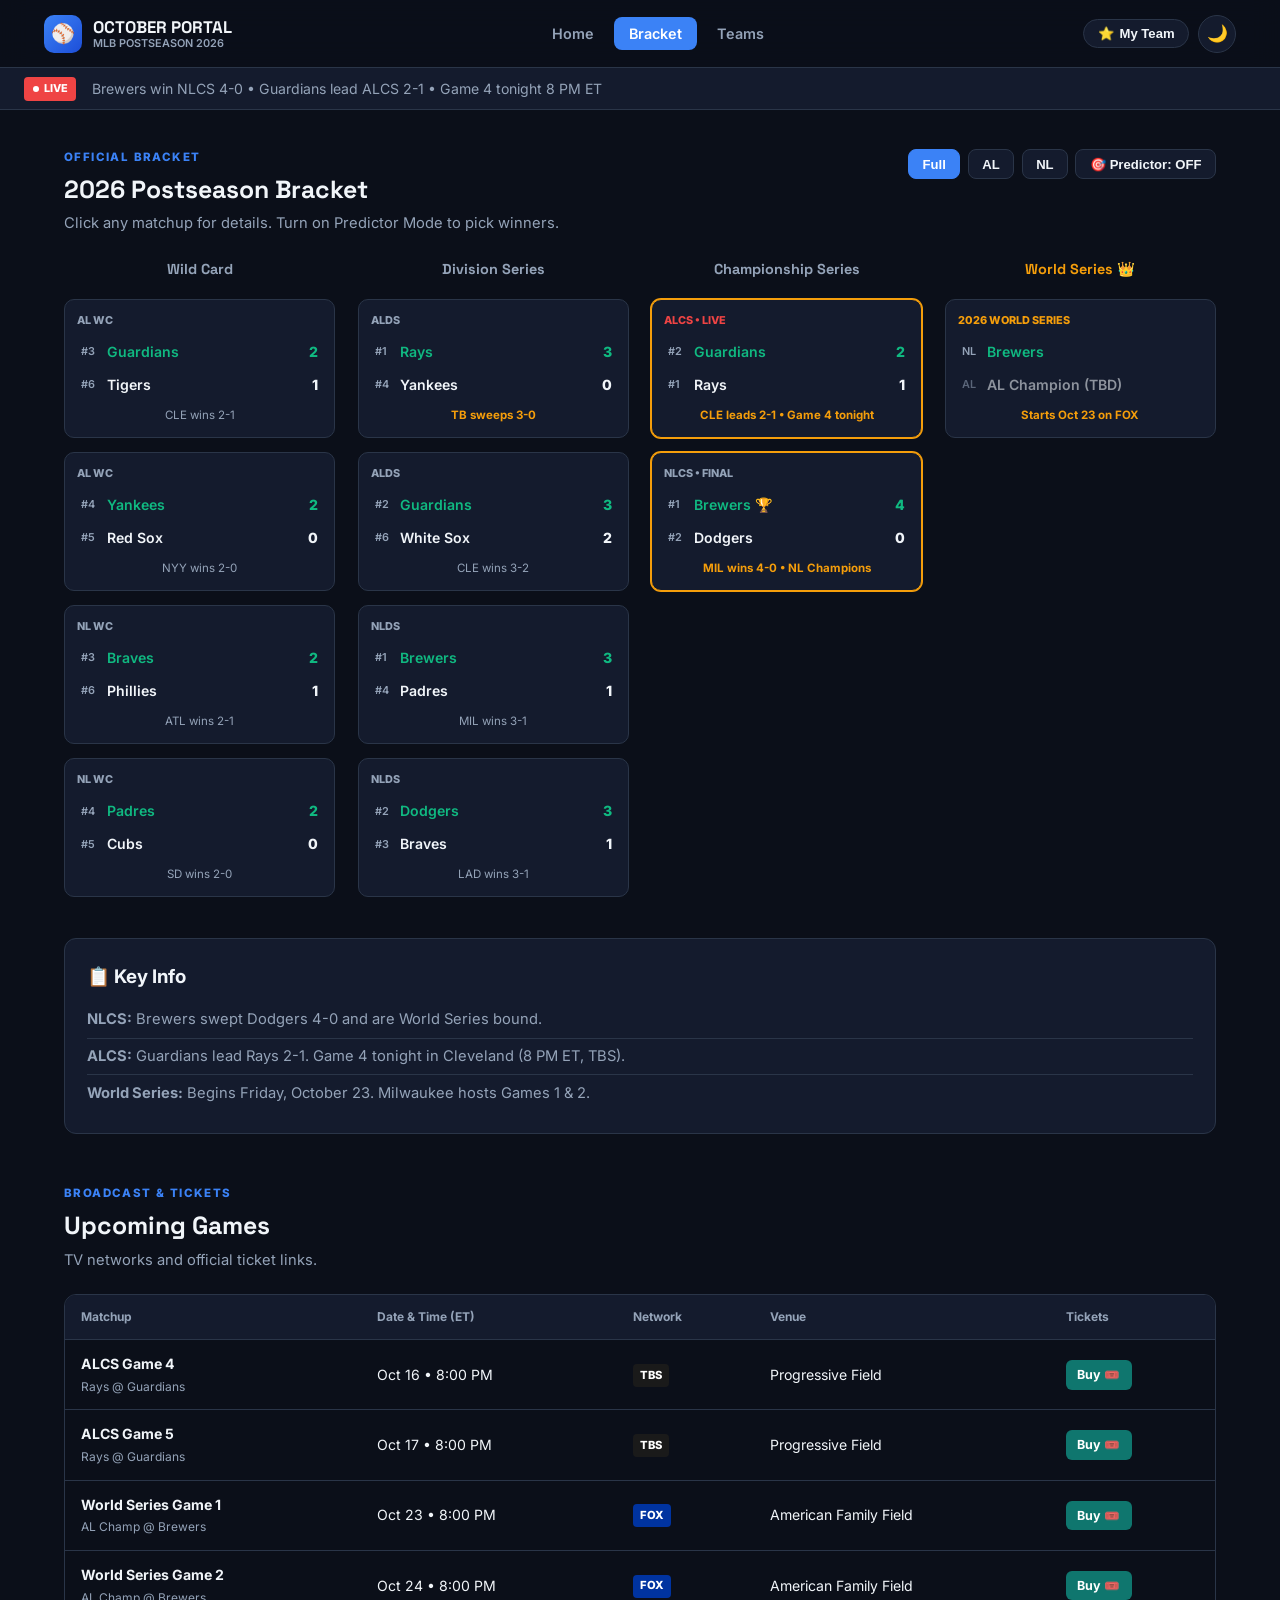
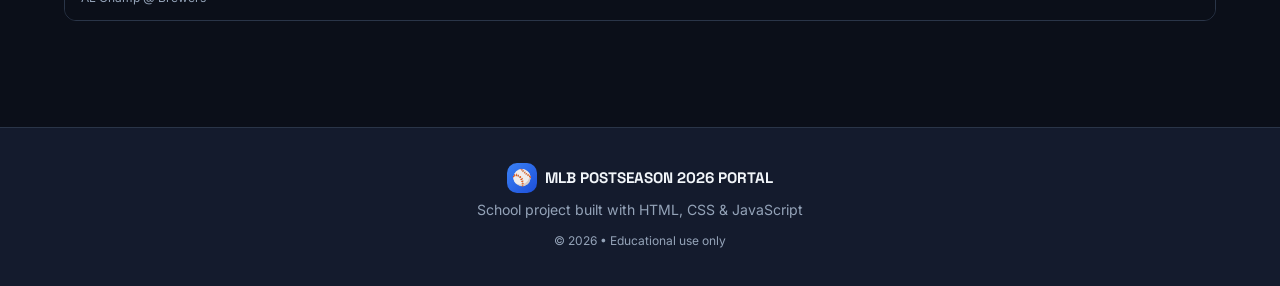
<file: bracket.html>
<!DOCTYPE html>
<html lang="en">
<head>
  <meta charset="UTF-8">
  <meta name="viewport" content="width=device-width, initial-scale=1.0">
  <title>MLB Postseason 2026 | Bracket</title>
  <link rel="stylesheet" href="styles.css">
</head>
<body>

  <header class="header">
    <nav class="nav">
      <a href="index.html" class="brand">
        <div class="brand-icon">⚾</div>
        <div class="brand-text">
          <div class="brand-title">OCTOBER PORTAL</div>
          <div class="brand-sub">MLB POSTSEASON 2026</div>
        </div>
      </a>
      <ul class="nav-links">
        <li><a href="index.html">Home</a></li>
        <li><a href="bracket.html" class="active">Bracket</a></li>
        <li><a href="teams.html">Teams</a></li>
      </ul>
      <div class="nav-actions">
        <button class="fav-btn" id="headerFavBtn" onclick="goToFavorite()">
          <span>⭐</span> <span id="headerFavLabel">My Team</span>
        </button>
        <button class="theme-btn" id="themeBtn" onclick="toggleTheme()" title="Toggle theme">🌙</button>
      </div>
    </nav>
  </header>

  <div class="ticker">
    <div class="ticker-live"><span class="dot"></span> LIVE</div>
    <div class="ticker-text">Brewers win NLCS 4-0 • Guardians lead ALCS 2-1 • Game 4 tonight 8 PM ET</div>
  </div>

  <main class="wrap">

    <section class="section">
      <div class="section-head">
        <div>
          <span class="kicker">OFFICIAL BRACKET</span>
          <h2>2026 Postseason Bracket</h2>
          <p>Click any matchup for details. Turn on Predictor Mode to pick winners.</p>
        </div>
        <div class="bracket-controls">
          <button class="tab active" onclick="filterBracket('all',event)">Full</button>
          <button class="tab" onclick="filterBracket('al',event)">AL</button>
          <button class="tab" onclick="filterBracket('nl',event)">NL</button>
          <button class="tab pred" id="predBtn" onclick="togglePredictor()">🎯 Predictor: OFF</button>
        </div>
      </div>

      <div class="pred-banner" id="predBanner">
        <span>🎯 <strong>PREDICTOR ON</strong> — Click any team to advance them</span>
        <button class="btn btn-sm btn-gold" onclick="resetPicks()">Reset Picks</button>
      </div>

      <div class="bracket-scroll">
        <div class="bracket">
          <div class="col">
            <div class="col-title">Wild Card</div>
            <div class="node" onclick="openMatchup('wc')">
              <div class="node-label">AL WC</div>
              <div class="team-row win"><span class="seed">#3</span> Guardians <span class="score">2</span></div>
              <div class="team-row"><span class="seed">#6</span> Tigers <span class="score">1</span></div>
              <div class="node-status">CLE wins 2-1</div>
            </div>
            <div class="node" onclick="openMatchup('wc')">
              <div class="node-label">AL WC</div>
              <div class="team-row win"><span class="seed">#4</span> Yankees <span class="score">2</span></div>
              <div class="team-row"><span class="seed">#5</span> Red Sox <span class="score">0</span></div>
              <div class="node-status">NYY wins 2-0</div>
            </div>
            <div class="node" onclick="openMatchup('wc')">
              <div class="node-label">NL WC</div>
              <div class="team-row win"><span class="seed">#3</span> Braves <span class="score">2</span></div>
              <div class="team-row"><span class="seed">#6</span> Phillies <span class="score">1</span></div>
              <div class="node-status">ATL wins 2-1</div>
            </div>
            <div class="node" onclick="openMatchup('wc')">
              <div class="node-label">NL WC</div>
              <div class="team-row win"><span class="seed">#4</span> Padres <span class="score">2</span></div>
              <div class="team-row"><span class="seed">#5</span> Cubs <span class="score">0</span></div>
              <div class="node-status">SD wins 2-0</div>
            </div>
          </div>

          <div class="col">
            <div class="col-title">Division Series</div>
            <div class="node" onclick="openMatchup('alds')">
              <div class="node-label">ALDS</div>
              <div class="team-row win"><span class="seed">#1</span> Rays <span class="score">3</span></div>
              <div class="team-row"><span class="seed">#4</span> Yankees <span class="score">0</span></div>
              <div class="node-status gold">TB sweeps 3-0</div>
            </div>
            <div class="node" onclick="openMatchup('alds')">
              <div class="node-label">ALDS</div>
              <div class="team-row win"><span class="seed">#2</span> Guardians <span class="score">3</span></div>
              <div class="team-row"><span class="seed">#6</span> White Sox <span class="score">2</span></div>
              <div class="node-status">CLE wins 3-2</div>
            </div>
            <div class="node" onclick="openMatchup('nlds')">
              <div class="node-label">NLDS</div>
              <div class="team-row win"><span class="seed">#1</span> Brewers <span class="score">3</span></div>
              <div class="team-row"><span class="seed">#4</span> Padres <span class="score">1</span></div>
              <div class="node-status">MIL wins 3-1</div>
            </div>
            <div class="node" onclick="openMatchup('nlds')">
              <div class="node-label">NLDS</div>
              <div class="team-row win"><span class="seed">#2</span> Dodgers <span class="score">3</span></div>
              <div class="team-row"><span class="seed">#3</span> Braves <span class="score">1</span></div>
              <div class="node-status">LAD wins 3-1</div>
            </div>
          </div>

          <div class="col">
            <div class="col-title">Championship Series</div>
            <div class="node live" onclick="openMatchup('alcs')">
              <div class="node-label red">ALCS • LIVE</div>
              <div class="team-row win" onclick="pick('ALCS','Guardians',event)"><span class="seed">#2</span> Guardians <span class="score">2</span></div>
              <div class="team-row" onclick="pick('ALCS','Rays',event)"><span class="seed">#1</span> Rays <span class="score">1</span></div>
              <div class="node-status gold">CLE leads 2-1 • Game 4 tonight</div>
            </div>
            <div class="node live" onclick="openMatchup('nlcs')">
              <div class="node-label">NLCS • FINAL</div>
              <div class="team-row win" onclick="pick('NLCS','Brewers',event)"><span class="seed">#1</span> Brewers 🏆 <span class="score">4</span></div>
              <div class="team-row" onclick="pick('NLCS','Dodgers',event)"><span class="seed">#2</span> Dodgers <span class="score">0</span></div>
              <div class="node-status gold">MIL wins 4-0 • NL Champions</div>
            </div>
          </div>

          <div class="col">
            <div class="col-title gold">World Series 👑</div>
            <div class="node" onclick="openMatchup('ws')">
              <div class="node-label gold">2026 WORLD SERIES</div>
              <div class="team-row win" onclick="pick('WS','Brewers',event)"><span class="seed">NL</span> Brewers</div>
              <div class="team-row dim" onclick="pick('WS','AL Champion',event)"><span class="seed">AL</span> <span id="alChamp">AL Champion (TBD)</span></div>
              <div class="node-status gold">Starts Oct 23 on FOX</div>
            </div>
            <div class="champ-box" id="champBox">
              <div class="crown">👑</div>
              <div class="label">YOUR 2026 CHAMPION</div>
              <div class="name" id="champName">—</div>
            </div>
          </div>
        </div>
      </div>

      <div class="card" style="margin-top:1.8rem;">
        <h3 style="margin-bottom:0.7rem;">📋 Key Info</h3>
        <ul style="list-style:none;color:var(--muted);font-size:0.92rem;">
          <li style="padding:0.4rem 0;border-bottom:1px solid var(--border);"><strong>NLCS:</strong> Brewers swept Dodgers 4-0 and are World Series bound.</li>
          <li style="padding:0.4rem 0;border-bottom:1px solid var(--border);"><strong>ALCS:</strong> Guardians lead Rays 2-1. Game 4 tonight in Cleveland (8 PM ET, TBS).</li>
          <li style="padding:0.4rem 0;"><strong>World Series:</strong> Begins Friday, October 23. Milwaukee hosts Games 1 & 2.</li>
        </ul>
      </div>
    </section>

    <section class="section">
      <div class="section-head">
        <div>
          <span class="kicker">BROADCAST & TICKETS</span>
          <h2>Upcoming Games</h2>
          <p>TV networks and official ticket links.</p>
        </div>
      </div>
      <div class="table-wrap">
        <table>
          <thead>
            <tr>
              <th>Matchup</th>
              <th>Date & Time (ET)</th>
              <th>Network</th>
              <th>Venue</th>
              <th>Tickets</th>
            </tr>
          </thead>
          <tbody>
            <tr>
              <td><strong>ALCS Game 4</strong><br><span style="font-size:12px;color:var(--muted)">Rays @ Guardians</span></td>
              <td>Oct 16 • 8:00 PM</td>
              <td><span class="net net-tbs">TBS</span></td>
              <td>Progressive Field</td>
              <td><a href="https://www.stubhub.com/mlb-tickets" target="_blank" rel="noopener" class="btn-ticket">Buy 🎟️</a></td>
            </tr>
            <tr>
              <td><strong>ALCS Game 5</strong><br><span style="font-size:12px;color:var(--muted)">Rays @ Guardians</span></td>
              <td>Oct 17 • 8:00 PM</td>
              <td><span class="net net-tbs">TBS</span></td>
              <td>Progressive Field</td>
              <td><a href="https://www.stubhub.com/mlb-tickets" target="_blank" rel="noopener" class="btn-ticket">Buy 🎟️</a></td>
            </tr>
            <tr>
              <td><strong>World Series Game 1</strong><br><span style="font-size:12px;color:var(--muted)">AL Champ @ Brewers</span></td>
              <td>Oct 23 • 8:00 PM</td>
              <td><span class="net net-fox">FOX</span></td>
              <td>American Family Field</td>
              <td><a href="https://www.mlb.com/tickets" target="_blank" rel="noopener" class="btn-ticket">Buy 🎟️</a></td>
            </tr>
            <tr>
              <td><strong>World Series Game 2</strong><br><span style="font-size:12px;color:var(--muted)">AL Champ @ Brewers</span></td>
              <td>Oct 24 • 8:00 PM</td>
              <td><span class="net net-fox">FOX</span></td>
              <td>American Family Field</td>
              <td><a href="https://www.mlb.com/tickets" target="_blank" rel="noopener" class="btn-ticket">Buy 🎟️</a></td>
            </tr>
          </tbody>
        </table>
      </div>
    </section>

  </main>

  <div class="modal" id="modal" onclick="closeModal(event)">
    <div class="modal-box">
      <button class="modal-close" onclick="closeModalDirect()">&times;</button>
      <div id="modalContent"></div>
    </div>
  </div>

  <footer class="footer">
    <div class="footer-brand">
      <div class="brand-icon" style="width:30px;height:30px;font-size:1rem;">⚾</div>
      <span>MLB POSTSEASON 2026 PORTAL</span>
    </div>
    <p>School project built with HTML, CSS & JavaScript</p>
    <div class="footer-copy">© 2026 • Educational use only</div>
  </footer>

  <script src="script.js"></script>
</body>
</html>
</file>
<file: styles.css>
/* ============================================================
   2026 MLB POSTSEASON PORTAL — styles.css
   ============================================================ */
@import url('https://fonts.googleapis.com/css2?family=Inter:wght@400;500;600;700;800&family=Space+Grotesk:wght@600;700&display=swap');

:root {
  --bg: #0b0f19;
  --surface: #141b2d;
  --surface-2: #1c2538;
  --border: #2a3548;
  --text: #f1f5f9;
  --muted: #94a3b8;
  --blue: #3b82f6;
  --blue-hover: #2563eb;
  --gold: #f59e0b;
  --green: #10b981;
  --red: #ef4444;
  --radius: 12px;
  --shadow: 0 10px 30px rgba(0,0,0,0.35);
  --header-h: 68px;
}

body.light {
  --bg: #f8fafc;
  --surface: #ffffff;
  --surface-2: #f1f5f9;
  --border: #e2e8f0;
  --text: #0f172a;
  --muted: #64748b;
  --shadow: 0 10px 30px rgba(0,0,0,0.08);
}

* { box-sizing: border-box; margin: 0; padding: 0; }
html { scroll-behavior: smooth; }
body {
  font-family: 'Inter', system-ui, sans-serif;
  background: var(--bg);
  color: var(--text);
  line-height: 1.55;
  min-height: 100vh;
  transition: background 0.25s, color 0.25s;
}
a { color: inherit; text-decoration: none; }
img { max-width: 100%; display: block; }

/* Header */
.header {
  position: sticky; top: 0; z-index: 100;
  height: var(--header-h);
  background: rgba(11,15,25,0.92);
  backdrop-filter: blur(14px);
  border-bottom: 1px solid var(--border);
  display: flex; align-items: center;
}
body.light .header { background: rgba(255,255,255,0.92); }

.nav {
  width: 100%; max-width: 1240px; margin: 0 auto;
  padding: 0 1.5rem;
  display: flex; align-items: center; justify-content: space-between; gap: 1rem;
}

.brand { display: flex; align-items: center; gap: 0.7rem; font-weight: 700; }
.brand-icon {
  width: 38px; height: 38px;
  background: linear-gradient(135deg, var(--blue), #1d4ed8);
  border-radius: 10px;
  display: grid; place-items: center; font-size: 1.2rem;
}
.brand-text { line-height: 1.15; }
.brand-title { font-family: 'Space Grotesk', sans-serif; font-size: 1.05rem; }
.brand-sub { font-size: 0.68rem; color: var(--muted); font-weight: 600; }

.nav-links { display: flex; gap: 0.3rem; list-style: none; }
.nav-links a {
  padding: 0.5rem 0.95rem; border-radius: 8px;
  font-size: 0.9rem; font-weight: 600; color: var(--muted); transition: 0.2s;
}
.nav-links a:hover, .nav-links a.active { background: var(--blue); color: #fff; }

.nav-actions { display: flex; align-items: center; gap: 0.55rem; }

.fav-btn {
  display: flex; align-items: center; gap: 0.35rem;
  background: var(--surface);
  border: 1px solid var(--border);
  color: var(--text);
  padding: 0.4rem 0.85rem;
  border-radius: 999px;
  font-size: 0.82rem; font-weight: 600;
  cursor: pointer; transition: 0.2s;
}
.fav-btn:hover { border-color: var(--gold); color: var(--gold); }
.fav-btn.has-fav { border-color: var(--gold); color: var(--gold); }

.theme-btn {
  width: 38px; height: 38px; border-radius: 50%;
  border: 1px solid var(--border); background: var(--surface);
  color: var(--text); font-size: 1.05rem; cursor: pointer;
  display: grid; place-items: center; transition: 0.2s;
}
.theme-btn:hover { background: var(--blue); color: #fff; border-color: var(--blue); }

/* Ticker */
.ticker {
  background: var(--surface); border-bottom: 1px solid var(--border);
  padding: 0.55rem 1.5rem; display: flex; align-items: center; gap: 1rem; font-size: 0.88rem;
}
.ticker-live {
  background: var(--red); color: #fff; font-size: 0.68rem; font-weight: 800;
  padding: 0.22rem 0.55rem; border-radius: 4px;
  display: flex; align-items: center; gap: 0.3rem; white-space: nowrap;
}
.dot { width: 6px; height: 6px; background: #fff; border-radius: 50%; animation: pulse 1.4s infinite; }
@keyframes pulse { 0%,100%{opacity:1} 50%{opacity:0.35} }
.ticker-text { flex: 1; color: var(--muted); white-space: nowrap; overflow: hidden; text-overflow: ellipsis; }
.ticker-btn {
  background: transparent; border: 1px solid var(--border); color: var(--text);
  padding: 0.3rem 0.7rem; border-radius: 6px; font-size: 0.78rem; font-weight: 600; cursor: pointer;
}
.ticker-btn:hover { background: var(--blue); border-color: var(--blue); color: #fff; }

/* Hero */
.hero {
  background: linear-gradient(160deg, #0f172a 0%, #1e293b 50%, #0f172a 100%);
  padding: 3.2rem 1.5rem 3.5rem; text-align: center; border-bottom: 1px solid var(--border);
}
body.light .hero { background: linear-gradient(160deg, #e0e7ff 0%, #f1f5f9 50%, #e0e7ff 100%); }
.hero-inner { max-width: 720px; margin: 0 auto; }
.hero-pill {
  display: inline-flex; align-items: center; gap: 0.45rem;
  background: rgba(245,158,11,0.14); border: 1px solid var(--gold);
  color: var(--gold); padding: 0.35rem 0.9rem; border-radius: 999px;
  font-size: 0.82rem; font-weight: 700; margin-bottom: 1.1rem;
}
.hero h1 {
  font-family: 'Space Grotesk', sans-serif;
  font-size: clamp(2rem, 5vw, 2.9rem); font-weight: 700; line-height: 1.15; margin-bottom: 0.85rem;
}
.hero p { color: var(--muted); font-size: 1.05rem; max-width: 540px; margin: 0 auto 1.6rem; }
.hero-btns { display: flex; gap: 0.7rem; justify-content: center; flex-wrap: wrap; }

/* Buttons */
.btn {
  display: inline-flex; align-items: center; justify-content: center; gap: 0.4rem;
  padding: 0.65rem 1.3rem; border-radius: 9px; font-weight: 700; font-size: 0.92rem;
  border: none; cursor: pointer; transition: 0.2s;
}
.btn-primary { background: var(--blue); color: #fff; }
.btn-primary:hover { background: var(--blue-hover); transform: translateY(-1px); }
.btn-outline { background: transparent; border: 1.5px solid var(--border); color: var(--text); }
.btn-outline:hover { border-color: var(--blue); color: var(--blue); }
.btn-gold { background: var(--gold); color: #111; }
.btn-gold:hover { filter: brightness(1.08); }
.btn-sm { padding: 0.42rem 0.9rem; font-size: 0.82rem; }
.btn-ticket {
  background: #0f766e; color: #fff; font-size: 0.78rem;
  padding: 0.32rem 0.7rem; border-radius: 6px; font-weight: 700; display: inline-block;
}
.btn-ticket:hover { background: #0d9488; }

/* Layout */
.wrap { max-width: 1200px; margin: 0 auto; padding: 2.4rem 1.5rem; }
.section { margin-bottom: 3.2rem; }
.section-head {
  display: flex; justify-content: space-between; align-items: flex-start;
  gap: 1rem; margin-bottom: 1.4rem; flex-wrap: wrap;
}
.kicker {
  display: block; font-size: 0.72rem; font-weight: 800;
  letter-spacing: 1.4px; color: var(--blue); margin-bottom: 0.25rem;
}
.section-head h2 { font-family: 'Space Grotesk', sans-serif; font-size: 1.55rem; font-weight: 700; }
.section-head p { color: var(--muted); font-size: 0.92rem; margin-top: 0.2rem; }

/* Cards */
.card {
  background: var(--surface); border: 1px solid var(--border);
  border-radius: var(--radius); padding: 1.4rem;
}
.grid-2 { display: grid; grid-template-columns: 1.55fr 1fr; gap: 1.3rem; }
.grid-auto { display: grid; grid-template-columns: repeat(auto-fit, minmax(260px, 1fr)); gap: 1.2rem; }
@media (max-width: 900px) { .grid-2 { grid-template-columns: 1fr; } }

/* AI */
.badge {
  display: inline-block; background: rgba(245,158,11,0.15); color: var(--gold);
  font-size: 0.68rem; font-weight: 800; padding: 0.2rem 0.55rem; border-radius: 4px; margin-bottom: 0.45rem;
}
.prob-row { display: flex; justify-content: space-between; font-size: 0.84rem; margin-bottom: 0.25rem; }
.prob-bar { height: 7px; background: var(--bg); border-radius: 4px; margin-bottom: 0.8rem; overflow: hidden; }
.prob-fill { height: 100%; border-radius: 4px; transition: width 0.5s ease; }
.metrics { display: grid; grid-template-columns: repeat(3,1fr); gap: 0.7rem; margin-top: 1.2rem; }
.metric { background: var(--bg); border-radius: 9px; padding: 0.75rem; text-align: center; }
.metric span { display: block; font-size: 0.68rem; color: var(--muted); }
.metric strong { font-size: 1.1rem; font-weight: 800; }
.metric .green { color: var(--green); }
.metric .blue { color: var(--blue); }
.metric .gold { color: var(--gold); }

.series-box { background: var(--bg); border-radius: 10px; padding: 1rem; margin-bottom: 0.9rem; }
.series-box:last-child { margin-bottom: 0; }
.series-top { display: flex; justify-content: space-between; align-items: center; margin-bottom: 0.4rem; flex-wrap: wrap; gap: 0.35rem; }
.series-top strong { font-size: 0.92rem; }
.pill { font-size: 0.68rem; font-weight: 800; padding: 0.18rem 0.5rem; border-radius: 4px; background: var(--blue); color: #fff; }
.pill.final { background: var(--green); }
.series-box p { font-size: 0.84rem; color: var(--muted); }

/* Scoreboard */
.score-card { background: var(--surface); border: 1px solid var(--border); border-radius: var(--radius); overflow: hidden; }
.score-top { background: var(--bg); padding: 0.6rem 1rem; font-size: 0.72rem; font-weight: 800; display: flex; justify-content: space-between; }
.status { background: var(--blue); color: #fff; padding: 0.15rem 0.45rem; border-radius: 4px; font-size: 0.68rem; }
.status.final { background: var(--green); }
.score-row { display: flex; justify-content: space-between; padding: 0.75rem 1rem; border-bottom: 1px solid var(--border); font-weight: 600; font-size: 0.92rem; }
.score-row:last-child { border-bottom: none; }
.score-row.win { color: var(--green); }

/* News */
.news-grid { display: grid; grid-template-columns: repeat(auto-fit, minmax(290px, 1fr)); gap: 1.3rem; }
.news-card { background: var(--surface); border: 1px solid var(--border); border-radius: var(--radius); overflow: hidden; transition: 0.22s; }
.news-card:hover { transform: translateY(-3px); box-shadow: var(--shadow); }
.news-img { position: relative; height: 170px; }
.news-img img { width: 100%; height: 100%; object-fit: cover; }
.news-tag { position: absolute; top: 10px; right: 10px; background: rgba(0,0,0,0.8); color: #fff; font-size: 0.65rem; font-weight: 800; padding: 0.25rem 0.55rem; border-radius: 4px; }
.news-body { padding: 1.15rem; }
.news-meta { font-size: 0.72rem; color: var(--muted); }
.news-body h3 { font-size: 1.05rem; margin: 0.4rem 0 0.5rem; }
.news-body p { font-size: 0.88rem; color: var(--muted); margin-bottom: 0.8rem; }
.news-link { color: var(--blue); font-weight: 700; font-size: 0.88rem; }

/* Bracket */
.bracket-controls { display: flex; gap: 0.45rem; flex-wrap: wrap; }
.tab {
  padding: 0.42rem 0.85rem; border-radius: 8px; border: 1px solid var(--border);
  background: var(--surface); color: var(--text); font-size: 0.82rem; font-weight: 600; cursor: pointer;
}
.tab.active, .tab:hover { background: var(--blue); border-color: var(--blue); color: #fff; }
.tab.pred.active { background: var(--gold); border-color: var(--gold); color: #111; }

.pred-banner {
  background: rgba(245,158,11,0.12); border: 1px solid var(--gold); border-radius: 10px;
  padding: 0.85rem 1.15rem; margin-bottom: 1.3rem; display: none;
  justify-content: space-between; align-items: center; gap: 1rem; flex-wrap: wrap; font-size: 0.9rem;
}

.bracket-scroll { overflow-x: auto; padding-bottom: 0.8rem; }
.bracket { display: flex; gap: 1.4rem; min-width: 980px; }
.col { flex: 1; display: flex; flex-direction: column; gap: 0.9rem; }
.col-title { text-align: center; font-family: 'Space Grotesk', sans-serif; font-size: 0.9rem; font-weight: 700; color: var(--muted); margin-bottom: 0.3rem; }
.col-title.gold { color: var(--gold); }
.node { background: var(--surface); border: 1px solid var(--border); border-radius: 10px; padding: 0.75rem; cursor: pointer; transition: 0.2s; }
.node:hover { border-color: var(--blue); }
.node.live { border-color: var(--gold); box-shadow: 0 0 0 1px var(--gold); }
.node-label { font-size: 0.68rem; font-weight: 800; color: var(--muted); margin-bottom: 0.4rem; }
.node-label.red { color: var(--red); }
.node-label.gold { color: var(--gold); }
.team-row { display: flex; align-items: center; gap: 0.35rem; padding: 0.35rem 0.25rem; border-radius: 6px; font-size: 0.88rem; font-weight: 600; }
.team-row.win { color: var(--green); }
.team-row.dim { opacity: 0.55; }
.seed { font-size: 0.68rem; color: var(--muted); min-width: 20px; }
.score { margin-left: auto; font-weight: 800; }
.node-status { font-size: 0.72rem; color: var(--muted); text-align: center; margin-top: 0.35rem; }
.node-status.gold { color: var(--gold); font-weight: 700; }

.champ-box {
  background: rgba(245,158,11,0.12); border: 1px solid var(--gold); border-radius: 10px;
  padding: 1.1rem; text-align: center; margin-top: 0.9rem; display: none;
}
.champ-box .crown { font-size: 1.8rem; }
.champ-box .label { font-size: 0.75rem; color: var(--muted); margin: 0.25rem 0; }
.champ-box .name { font-size: 1.2rem; color: var(--gold); font-weight: 800; }

/* Table */
.table-wrap { border: 1px solid var(--border); border-radius: var(--radius); overflow-x: auto; }
table { width: 100%; border-collapse: collapse; font-size: 0.88rem; }
th { background: var(--surface); padding: 0.8rem 1rem; text-align: left; font-size: 0.75rem; font-weight: 700; color: var(--muted); border-bottom: 1px solid var(--border); }
td { padding: 0.8rem 1rem; border-bottom: 1px solid var(--border); background: var(--bg); }
tr:last-child td { border-bottom: none; }
.net { display: inline-block; padding: 0.18rem 0.45rem; border-radius: 4px; font-size: 0.7rem; font-weight: 800; color: #fff; }
.net-tbs { background: #1a1a1a; }
.net-fox { background: #0033a0; }

/* Teams */
.search {
  width: 100%; max-width: 420px; background: var(--surface); border: 1px solid var(--border);
  color: var(--text); padding: 0.7rem 1rem; border-radius: 9px; font-size: 0.92rem; font-weight: 500; outline: none; margin-bottom: 1rem;
}
.search:focus { border-color: var(--blue); }

.div-tabs { display: flex; gap: 0.4rem; overflow-x: auto; margin-bottom: 1.2rem; padding-bottom: 0.3rem; }
.div-tab {
  padding: 0.42rem 0.9rem; border-radius: 999px; border: 1px solid var(--border);
  background: var(--surface); color: var(--text); font-size: 0.8rem; font-weight: 600; cursor: pointer; white-space: nowrap;
}
.div-tab.active, .div-tab:hover { background: var(--blue); border-color: var(--blue); color: #fff; }

.team-grid {
  display: grid; grid-template-columns: repeat(auto-fill, minmax(135px, 1fr));
  gap: 0.65rem; margin-bottom: 1.6rem; max-height: 280px; overflow-y: auto;
}
.team-btn {
  background: var(--surface); border: 1px solid var(--border); padding: 0.65rem 0.4rem;
  border-radius: 9px; font-size: 0.8rem; font-weight: 700; text-align: center; cursor: pointer; transition: 0.15s;
}
.team-btn:hover, .team-btn.active { background: var(--blue); border-color: var(--blue); color: #fff; }

/* Deep Team Spotlight */
.spotlight {
  background: var(--surface); border: 1px solid var(--border); border-radius: 16px; overflow: hidden;
}
.spot-hero { position: relative; height: 220px; }
.spot-hero img { width: 100%; height: 100%; object-fit: cover; }
.spot-hero-overlay {
  position: absolute; inset: 0;
  background: linear-gradient(to top, rgba(11,15,25,0.92) 0%, transparent 60%);
  display: flex; flex-direction: column; justify-content: flex-end; padding: 1.4rem;
}
.spot-badge {
  display: inline-block; background: rgba(245,158,11,0.2); color: var(--gold);
  font-size: 0.72rem; font-weight: 800; padding: 0.25rem 0.65rem; border-radius: 5px; margin-bottom: 0.5rem; width: fit-content;
}
.spot-hero-overlay h2 { font-size: 1.8rem; font-weight: 800; margin-bottom: 0.25rem; }
.spot-hero-overlay p { color: var(--muted); font-size: 0.9rem; }

.spot-body { padding: 1.5rem; }
.spot-actions { display: flex; gap: 0.6rem; flex-wrap: wrap; margin-bottom: 1.3rem; }

.spot-analysis {
  color: var(--muted); font-size: 0.95rem; line-height: 1.7; margin-bottom: 1.5rem;
}

.spot-grid {
  display: grid; grid-template-columns: 1fr 1fr; gap: 1.3rem; margin-bottom: 1.5rem;
}
@media (max-width: 700px) { .spot-grid { grid-template-columns: 1fr; } }

.spot-block {
  background: var(--bg); border-radius: 10px; padding: 1.1rem;
}
.spot-block h4 {
  font-size: 0.85rem; font-weight: 700; color: var(--blue); margin-bottom: 0.7rem;
  display: flex; align-items: center; gap: 0.4rem;
}
.spot-block ul { list-style: none; }
.spot-block li {
  font-size: 0.88rem; color: var(--muted); padding: 0.35rem 0;
  border-bottom: 1px solid var(--border);
}
.spot-block li:last-child { border-bottom: none; }
.spot-block li strong { color: var(--text); }

.stats-row {
  display: grid; grid-template-columns: repeat(auto-fit, minmax(110px, 1fr)); gap: 0.65rem;
}
.stat {
  background: var(--bg); border-radius: 9px; padding: 0.75rem; text-align: center;
}
.stat span { display: block; font-size: 0.68rem; color: var(--muted); margin-bottom: 0.15rem; }
.stat strong { font-size: 0.95rem; font-weight: 800; }

/* Compare */
.compare-row {
  display: flex; align-items: center; justify-content: center;
  gap: 1.2rem; flex-wrap: wrap; margin-bottom: 1.3rem;
}
.compare-row label { display: block; font-size: 0.75rem; color: var(--muted); font-weight: 600; margin-bottom: 0.25rem; }
.select {
  background: var(--surface); border: 1px solid var(--border); color: var(--text);
  padding: 0.5rem 0.85rem; border-radius: 8px; font-size: 0.88rem; font-weight: 600; min-width: 170px;
}
.vs {
  width: 40px; height: 40px; background: var(--blue); color: #fff; border-radius: 50%;
  display: grid; place-items: center; font-weight: 800; font-size: 0.85rem; flex-shrink: 0;
}
.compare-grid { display: grid; grid-template-columns: 1fr 1fr; gap: 1.1rem; }
@media (max-width: 600px) { .compare-grid { grid-template-columns: 1fr; } }
.compare-card { background: var(--bg); border-radius: 10px; padding: 1.15rem; }
.compare-card h4 { font-size: 1.1rem; color: var(--blue); margin-bottom: 0.65rem; }
.compare-card p { font-size: 0.88rem; color: var(--muted); margin-bottom: 0.35rem; }

/* Poll */
.poll-opt {
  display: flex; justify-content: space-between; align-items: center;
  padding: 0.75rem 1rem; background: var(--bg); border-radius: 9px; margin-bottom: 0.5rem; cursor: pointer; transition: 0.15s;
}
.poll-opt:hover { background: var(--surface-2); }
.poll-vote {
  background: var(--blue); color: #fff; border: none; padding: 0.3rem 0.75rem;
  border-radius: 6px; font-size: 0.78rem; font-weight: 700; cursor: pointer;
}

/* Modal */
.modal {
  position: fixed; inset: 0; background: rgba(0,0,0,0.78); backdrop-filter: blur(5px);
  z-index: 200; display: none; align-items: center; justify-content: center; padding: 1.2rem;
}
.modal-box {
  background: var(--surface); border: 1px solid var(--border); border-radius: 16px;
  max-width: 480px; width: 100%; padding: 1.5rem; position: relative;
}
.modal-close { position: absolute; top: 0.9rem; right: 0.9rem; background: none; border: none; color: var(--muted); font-size: 1.4rem; cursor: pointer; }

/* Footer */
.footer {
  border-top: 1px solid var(--border); background: var(--surface);
  padding: 2.2rem 1.5rem; text-align: center; margin-top: 1rem;
}
.footer-brand {
  display: flex; align-items: center; justify-content: center; gap: 0.45rem;
  font-family: 'Space Grotesk', sans-serif; font-weight: 700; font-size: 0.95rem; margin-bottom: 0.4rem;
}
.footer p { color: var(--muted); font-size: 0.88rem; }
.footer-copy { margin-top: 0.7rem; font-size: 0.75rem; color: var(--muted); }

.status-pill {
  display: inline-flex; align-items: center; gap: 0.35rem;
  background: var(--surface); border: 1px solid var(--border);
  padding: 0.35rem 0.8rem; border-radius: 999px; font-size: 0.78rem; font-weight: 700; white-space: nowrap;
}

@media (max-width: 768px) {
  .nav-links { display: none; }
  .hero h1 { font-size: 1.9rem; }
  .metrics { grid-template-columns: 1fr; }
  .fav-btn span:last-child { display: none; }
}
</file>
